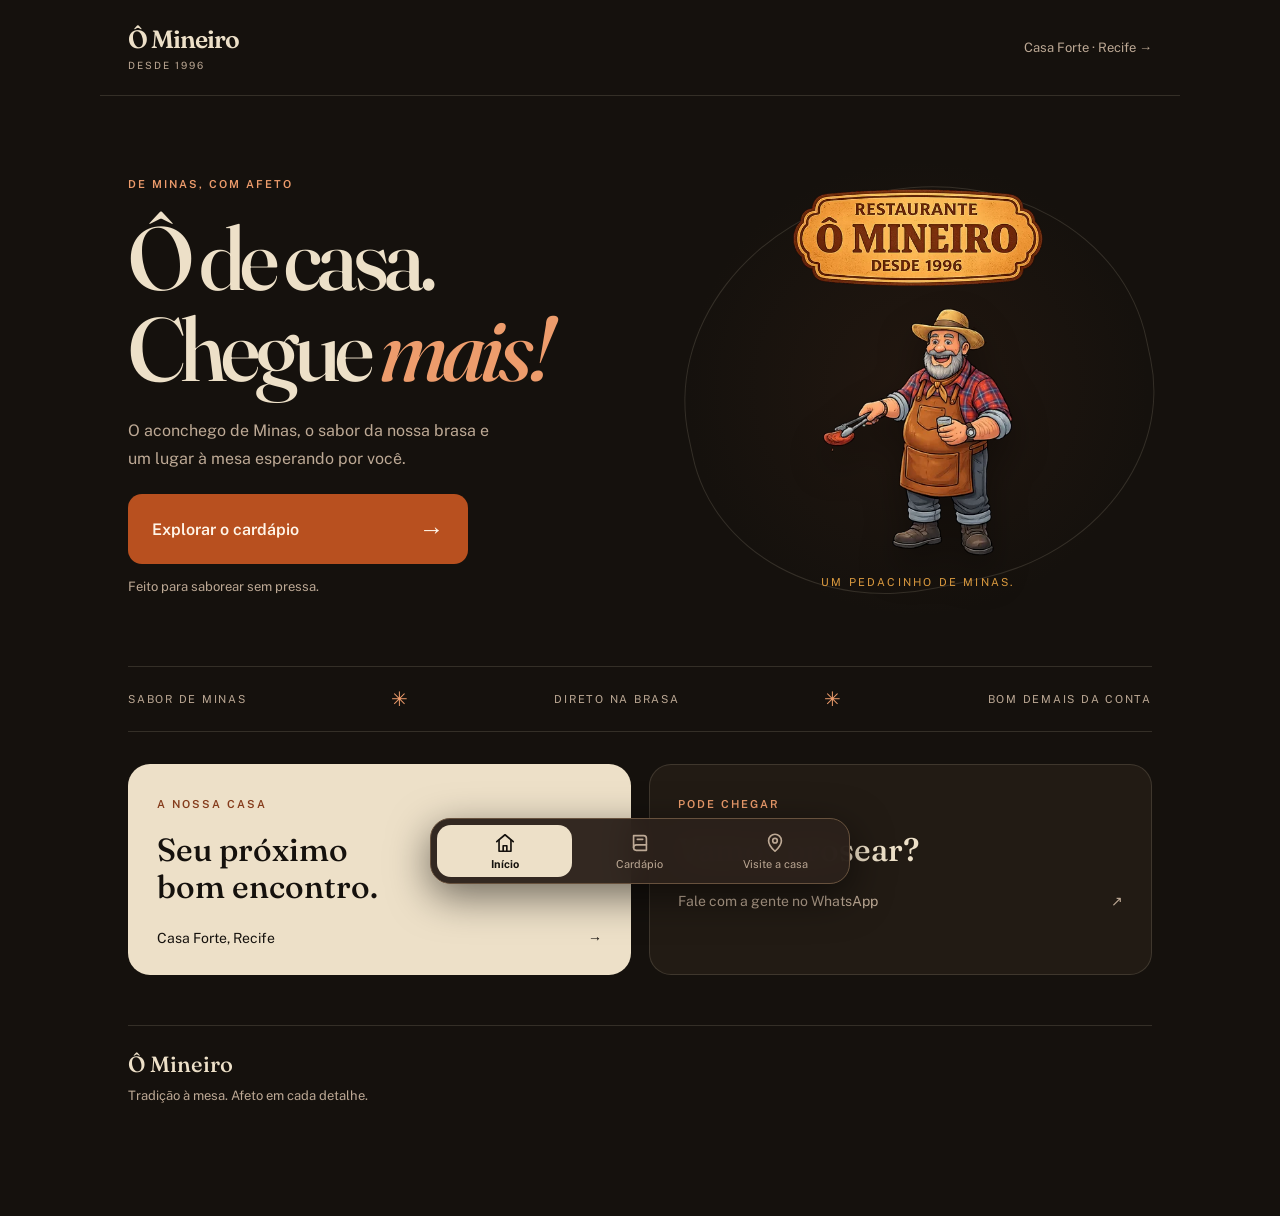
<file: index.html>
<!doctype html>
<html lang="pt-BR">
<head>
  <meta charset="UTF-8">
  <meta name="viewport" content="width=device-width, initial-scale=1">
  <meta name="theme-color" content="#15110D">
  <title>Ô Mineiro — Um pedacinho de Minas</title>
  <meta name="description" content="Ô Mineiro, restaurante de comida mineira em Casa Forte, Recife. Hambúrgueres, espetinhos na brasa, petiscos e caldinhos com o aconchego de Minas.">

  <link rel="icon" type="image/png" href="assets/favicon.png">
  <link rel="apple-touch-icon" href="assets/apple-touch-icon.png">

  <meta property="og:type" content="website">
  <meta property="og:site_name" content="Ô Mineiro">
  <meta property="og:locale" content="pt_BR">
  <meta property="og:title" content="Ô Mineiro — Um pedacinho de Minas">
  <meta property="og:description" content="O aconchego de Minas e o sabor da brasa em Casa Forte, Recife.">
  <meta property="og:url" content="https://dev-juanvictor.github.io/o-mineiro-mobile-2pt/">
  <meta property="og:image" content="https://dev-juanvictor.github.io/o-mineiro-mobile-2pt/assets/og-image.jpg">
  <meta property="og:image:width" content="1200">
  <meta property="og:image:height" content="630">
  <meta name="twitter:card" content="summary_large_image">

  <link rel="preconnect" href="https://fonts.googleapis.com">
  <link rel="preconnect" href="https://fonts.gstatic.com" crossorigin>
  <link href="https://fonts.googleapis.com/css2?family=Fraunces:ital,opsz,wght@0,9..144,500;0,9..144,600;1,9..144,500&family=Public+Sans:wght@400;500;600;700&display=swap" rel="stylesheet">
  <link rel="stylesheet" href="theme.css">
  <link rel="stylesheet" href="style.css">
</head>
<body class="home">
  <a class="skip-link" href="#conteudo">Pular para o conteúdo</a>

  <header class="site-header">
    <a class="wordmark" href="index.html">Ô Mineiro<span>DESDE 1996</span></a>
    <a class="header-location" href="localizacao.html">Casa Forte · Recife →</a>
  </header>

  <main id="conteudo" class="home-main">
    <section class="welcome">
      <div class="welcome-copy">
        <p class="eyebrow">De Minas, com afeto</p>
        <h1>Ô de casa.<br>Chegue <em>mais!</em></h1>
        <p class="intro">O aconchego de Minas, o sabor da nossa brasa e um lugar à mesa esperando por você.</p>
        <a class="primary-action" href="cardapio.html">Explorar o cardápio <span aria-hidden="true">→</span></a>
        <p class="small-note">Feito para saborear sem pressa.</p>
      </div>

      <div class="brand-art">
        <span class="art-orbit" aria-hidden="true"></span>
        <img class="logo" src="assets/logo-o-mineiro.webp" width="438" height="171" alt="Ô Mineiro — Restaurante desde 1996">
        <img class="mascote" src="assets/mascote-o-mineiro.webp" width="278" height="362" alt="Mascote do Ô Mineiro: um mineiro sorridente de chapéu de palha e avental, segurando um pegador com carne">
        <span class="art-caption">UM PEDACINHO DE MINAS.</span>
      </div>
    </section>

    <div class="ticker" aria-hidden="true">SABOR DE MINAS <span>✳</span> DIRETO NA BRASA <span>✳</span> BOM DEMAIS DA CONTA</div>

    <section class="home-links" aria-label="Conheça a casa">
      <a class="visit-card" href="localizacao.html">
        <span class="eyebrow">A nossa casa</span>
        <h2>Seu próximo <br>bom encontro.</h2>
        <p>Casa Forte, Recife <span aria-hidden="true">→</span></p>
      </a>
      <a class="contact-card" href="https://wa.me/5581993735673" target="_blank" rel="noopener">
        <span class="eyebrow">Pode chegar</span>
        <h2>Vamos prosear?</h2>
        <p>Fale com a gente no WhatsApp <span aria-hidden="true">↗</span></p>
      </a>
    </section>

    <footer>Ô Mineiro <span>Tradição à mesa. Afeto em cada detalhe.</span></footer>
  </main>

  <nav class="bottom-nav" aria-label="Navegação principal">
    <a href="index.html" aria-current="page">
      <svg class="icon" viewBox="0 0 24 24" aria-hidden="true"><path d="M3 10.5 12 3l9 7.5"/><path d="M5.5 9v12h13V9"/><path d="M10 21v-6h4v6"/></svg>Início</a>
    <a href="cardapio.html">
      <svg class="icon" viewBox="0 0 24 24" aria-hidden="true"><path d="M5 4h11a3 3 0 0 1 3 3v13H8a3 3 0 0 1-3-3z"/><path d="M5 17a3 3 0 0 1 3-3h11"/><path d="M9 8h6"/></svg>Cardápio</a>
    <a href="localizacao.html">
      <svg class="icon" viewBox="0 0 24 24" aria-hidden="true"><path d="M12 21s-7-6.2-7-11.5a7 7 0 0 1 14 0C19 14.8 12 21 12 21z"/><circle cx="12" cy="9.5" r="2.5"/></svg>Visite a casa</a>
  </nav>
</body>
</html>
</file>
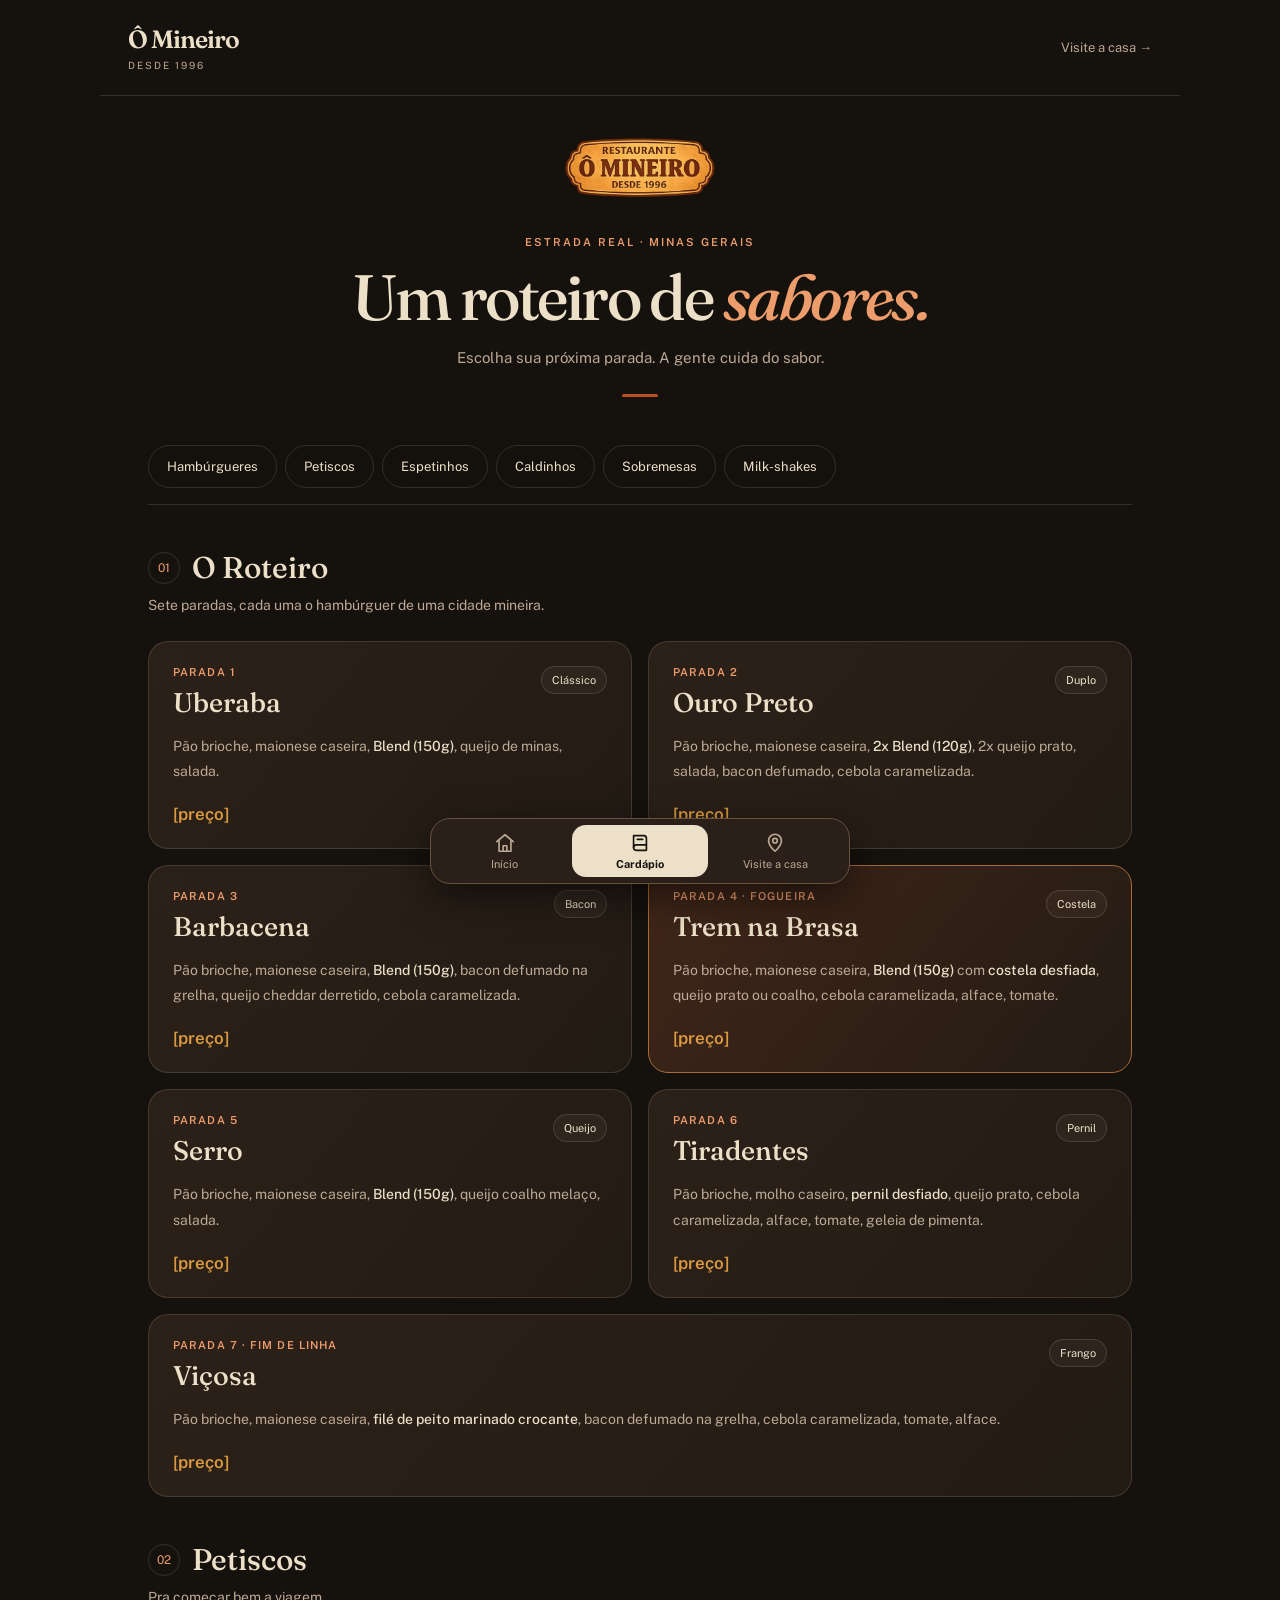
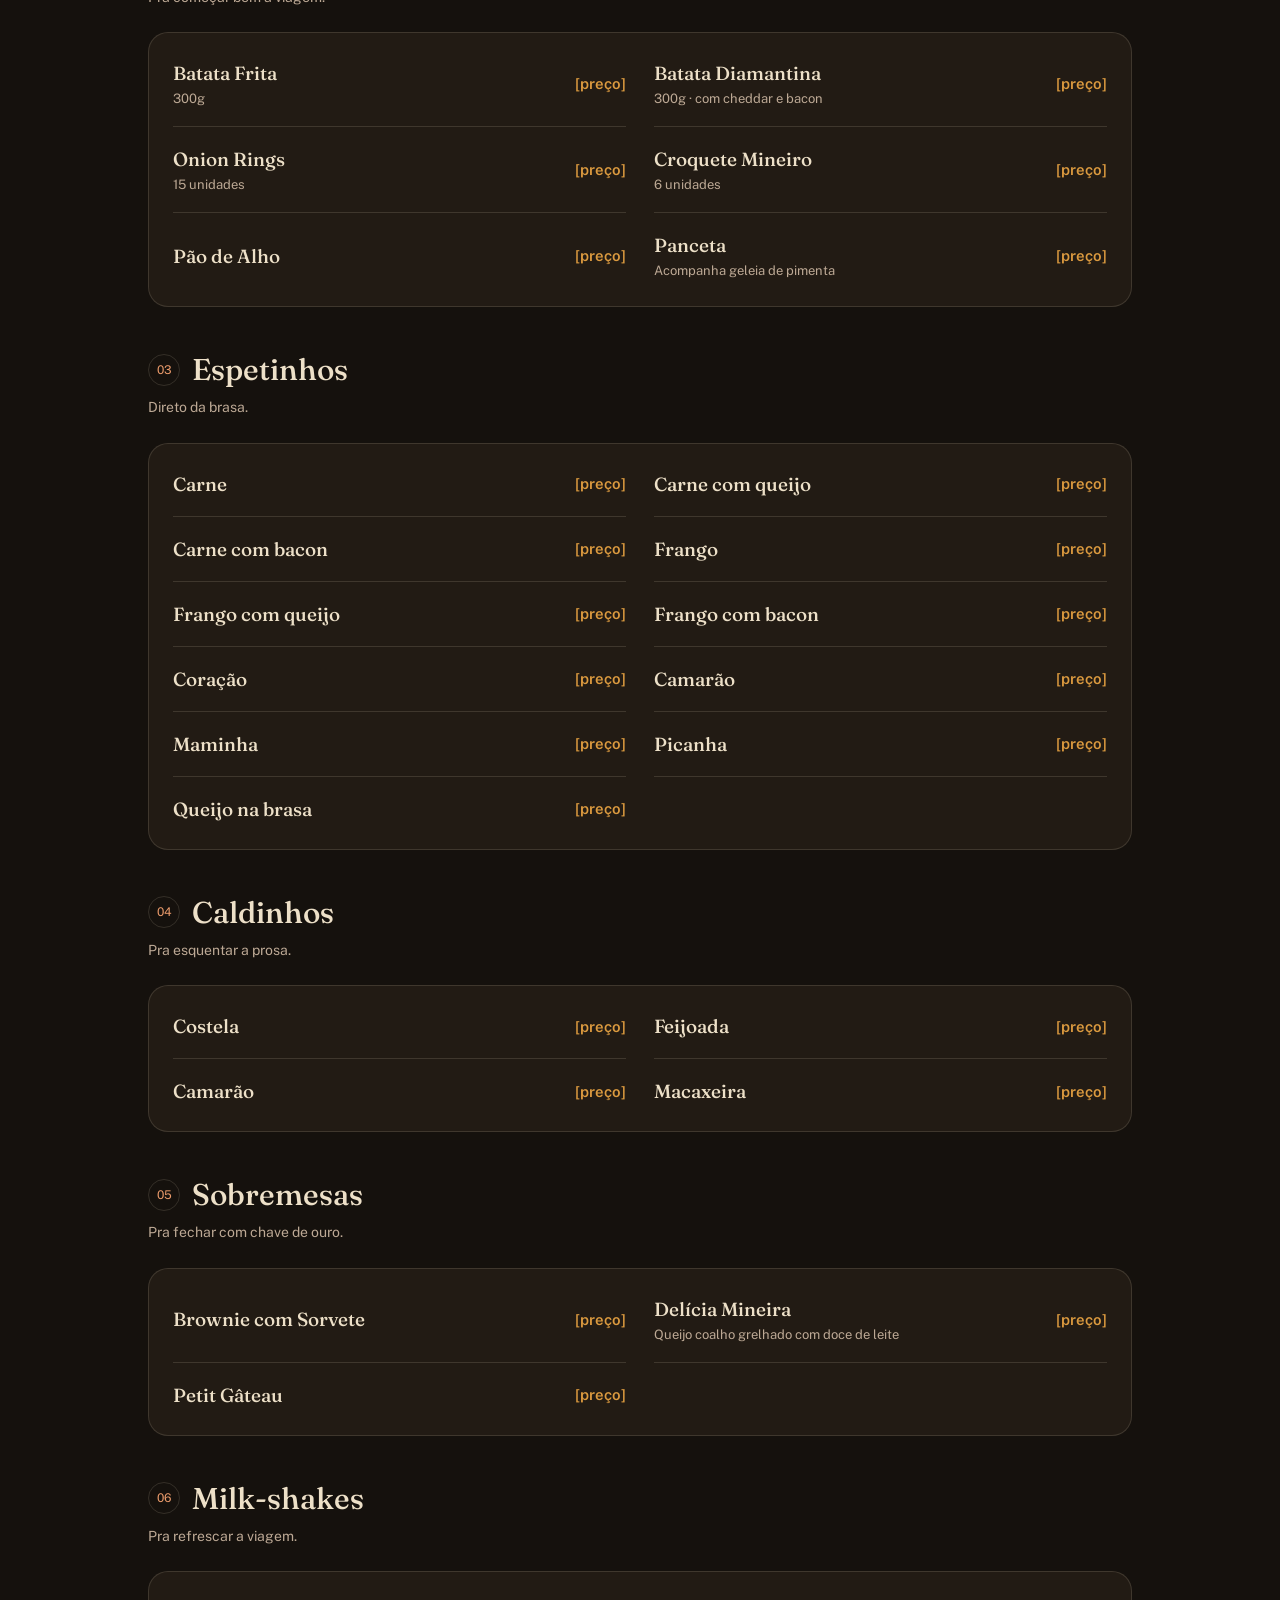
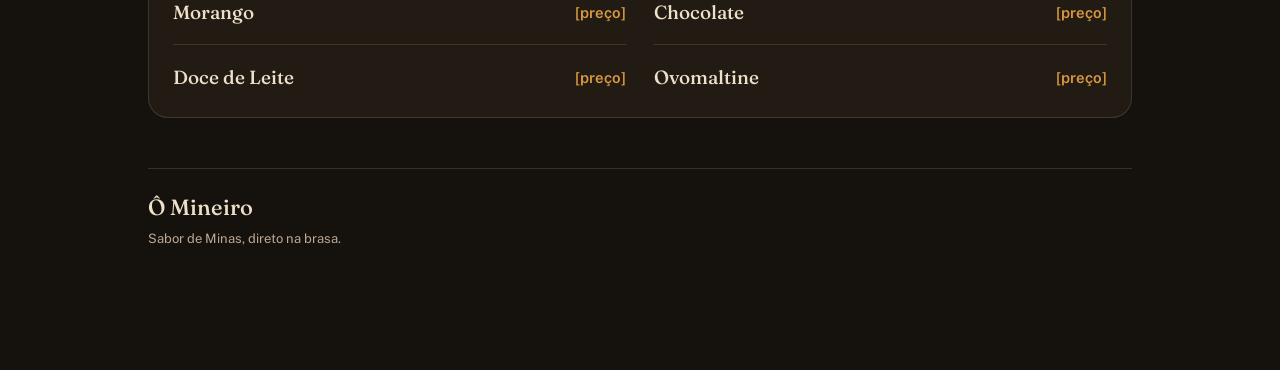
<file: cardapio.html>
<!doctype html>
<html lang="pt-BR">
<head>
  <meta charset="UTF-8">
  <meta name="viewport" content="width=device-width, initial-scale=1">
  <meta name="theme-color" content="#15110D">
  <title>Ô Mineiro — Cardápio</title>
  <meta name="description" content="Cardápio do Ô Mineiro em Casa Forte, Recife: hambúrgueres da Estrada Real, petiscos, espetinhos na brasa, caldinhos, sobremesas e milk-shakes.">

  <link rel="icon" type="image/png" href="assets/favicon.png">
  <link rel="apple-touch-icon" href="assets/apple-touch-icon.png">

  <meta property="og:type" content="website">
  <meta property="og:site_name" content="Ô Mineiro">
  <meta property="og:locale" content="pt_BR">
  <meta property="og:title" content="Ô Mineiro — Cardápio">
  <meta property="og:description" content="Um roteiro de sabores pela Estrada Real: hambúrgueres, petiscos, espetinhos, caldinhos, sobremesas e milk-shakes.">
  <meta property="og:url" content="https://dev-juanvictor.github.io/o-mineiro-mobile-2pt/cardapio.html">
  <meta property="og:image" content="https://dev-juanvictor.github.io/o-mineiro-mobile-2pt/assets/og-image.jpg">
  <meta property="og:image:width" content="1200">
  <meta property="og:image:height" content="630">
  <meta name="twitter:card" content="summary_large_image">

  <link rel="preconnect" href="https://fonts.googleapis.com">
  <link rel="preconnect" href="https://fonts.gstatic.com" crossorigin>
  <link href="https://fonts.googleapis.com/css2?family=Fraunces:ital,opsz,wght@0,9..144,500;0,9..144,600;1,9..144,500&family=Public+Sans:wght@400;500;600;700&display=swap" rel="stylesheet">
  <link rel="stylesheet" href="theme.css">
  <link rel="stylesheet" href="cardapio.css">
</head>
<body>
  <a class="skip-link" href="#conteudo">Pular para o conteúdo</a>

  <header class="site-header">
    <a class="wordmark" href="index.html">Ô Mineiro<span>DESDE 1996</span></a>
    <a class="header-location" href="localizacao.html">Visite a casa →</a>
  </header>

  <main class="wrap" id="conteudo">
    <div class="hero">
      <img src="assets/logo-o-mineiro.webp" width="438" height="171" alt="Ô Mineiro — Restaurante desde 1996" class="compass">
      <p class="eyebrow">Estrada Real · Minas Gerais</p>
      <h1 class="brand">Um roteiro de <em>sabores.</em></h1>
      <p class="tagline">Escolha sua próxima parada. A gente cuida do sabor.</p>
      <div class="hero-rule" aria-hidden="true"></div>
    </div>

    <nav class="categories" aria-label="Categorias do cardápio">
      <a href="#burgers">Hambúrgueres</a>
      <a href="#petiscos">Petiscos</a>
      <a href="#espetinhos">Espetinhos</a>
      <a href="#caldinhos">Caldinhos</a>
      <a href="#sobremesas">Sobremesas</a>
      <a href="#milkshakes">Milk-shakes</a>
    </nav>

    <!-- HAMBÚRGUERES -->
    <section id="burgers" aria-labelledby="t-burgers">
      <div class="section-head">
        <span class="num" aria-hidden="true">01</span>
        <h2 id="t-burgers">O Roteiro</h2>
      </div>
      <p class="section-sub">Sete paradas, cada uma o hambúrguer de uma cidade mineira.</p>
      <ul class="estrada">
          <li class="stop">
            <div class="stop-top">
              <div>
                <span class="stop-km">Parada 1</span>
                <h3 class="stop-name">Uberaba</h3>
              </div>
              <span class="stop-tag">Clássico</span>
            </div>
            <p class="stop-desc">Pão brioche, maionese caseira, <b>Blend (150g)</b>, queijo de minas, salada.</p>
            <span class="price-stamp">[preço]</span>
          </li>

          <li class="stop">
            <div class="stop-top">
              <div>
                <span class="stop-km">Parada 2</span>
                <h3 class="stop-name">Ouro Preto</h3>
              </div>
              <span class="stop-tag">Duplo</span>
            </div>
            <p class="stop-desc">Pão brioche, maionese caseira, <b>2x Blend (120g)</b>, 2x queijo prato, salada, bacon defumado, cebola caramelizada.</p>
            <span class="price-stamp">[preço]</span>
          </li>

          <li class="stop">
            <div class="stop-top">
              <div>
                <span class="stop-km">Parada 3</span>
                <h3 class="stop-name">Barbacena</h3>
              </div>
              <span class="stop-tag">Bacon</span>
            </div>
            <p class="stop-desc">Pão brioche, maionese caseira, <b>Blend (150g)</b>, bacon defumado na grelha, queijo cheddar derretido, cebola caramelizada.</p>
            <span class="price-stamp">[preço]</span>
          </li>

          <li class="stop stop--destaque">
            <div class="stop-top">
              <div>
                <span class="stop-km">Parada 4 · fogueira</span>
                <h3 class="stop-name">Trem na Brasa</h3>
              </div>
              <span class="stop-tag">Costela</span>
            </div>
            <p class="stop-desc">Pão brioche, maionese caseira, <b>Blend (150g)</b> com <b>costela desfiada</b>, queijo prato ou coalho, cebola caramelizada, alface, tomate.</p>
            <span class="price-stamp">[preço]</span>
          </li>

          <li class="stop">
            <div class="stop-top">
              <div>
                <span class="stop-km">Parada 5</span>
                <h3 class="stop-name">Serro</h3>
              </div>
              <span class="stop-tag">Queijo</span>
            </div>
            <p class="stop-desc">Pão brioche, maionese caseira, <b>Blend (150g)</b>, queijo coalho melaço, salada.</p>
            <span class="price-stamp">[preço]</span>
          </li>

          <li class="stop">
            <div class="stop-top">
              <div>
                <span class="stop-km">Parada 6</span>
                <h3 class="stop-name">Tiradentes</h3>
              </div>
              <span class="stop-tag">Pernil</span>
            </div>
            <p class="stop-desc">Pão brioche, molho caseiro, <b>pernil desfiado</b>, queijo prato, cebola caramelizada, alface, tomate, geleia de pimenta.</p>
            <span class="price-stamp">[preço]</span>
          </li>

          <li class="stop">
            <div class="stop-top">
              <div>
                <span class="stop-km">Parada 7 · fim de linha</span>
                <h3 class="stop-name">Viçosa</h3>
              </div>
              <span class="stop-tag">Frango</span>
            </div>
            <p class="stop-desc">Pão brioche, maionese caseira, <b>filé de peito marinado crocante</b>, bacon defumado na grelha, cebola caramelizada, tomate, alface.</p>
            <span class="price-stamp">[preço]</span>
          </li>
      </ul>
    </section>

    <!-- PETISCOS -->
    <section id="petiscos" aria-labelledby="t-petiscos">
      <div class="section-head">
        <span class="num" aria-hidden="true">02</span>
        <h2 id="t-petiscos">Petiscos</h2>
      </div>
      <p class="section-sub">Pra começar bem a viagem.</p>
      <ul class="grid">
        <li class="item">
          <div>
            <span class="item-name">Batata Frita</span>
            <span class="item-note">300g</span>
          </div>
          <span class="item-price">[preço]</span>
        </li>
        <li class="item">
          <div>
            <span class="item-name">Batata Diamantina</span>
            <span class="item-note">300g · com cheddar e bacon</span>
          </div>
          <span class="item-price">[preço]</span>
        </li>
        <li class="item">
          <div>
            <span class="item-name">Onion Rings</span>
            <span class="item-note">15 unidades</span>
          </div>
          <span class="item-price">[preço]</span>
        </li>
        <li class="item">
          <div>
            <span class="item-name">Croquete Mineiro</span>
            <span class="item-note">6 unidades</span>
          </div>
          <span class="item-price">[preço]</span>
        </li>
        <li class="item">
          <span class="item-name">Pão de Alho</span>
          <span class="item-price">[preço]</span>
        </li>
        <li class="item">
          <div>
            <span class="item-name">Panceta</span>
            <span class="item-note">Acompanha geleia de pimenta</span>
          </div>
          <span class="item-price">[preço]</span>
        </li>
      </ul>
    </section>

    <!-- ESPETINHOS -->
    <section id="espetinhos" aria-labelledby="t-espetinhos">
      <div class="section-head">
        <span class="num" aria-hidden="true">03</span>
        <h2 id="t-espetinhos">Espetinhos</h2>
      </div>
      <p class="section-sub">Direto da brasa.</p>
      <ul class="grid">
        <li class="item">
          <span class="item-name">Carne</span>
          <span class="item-price">[preço]</span>
        </li>
        <li class="item">
          <span class="item-name">Carne com queijo</span>
          <span class="item-price">[preço]</span>
        </li>
        <li class="item">
          <span class="item-name">Carne com bacon</span>
          <span class="item-price">[preço]</span>
        </li>
        <li class="item">
          <span class="item-name">Frango</span>
          <span class="item-price">[preço]</span>
        </li>
        <li class="item">
          <span class="item-name">Frango com queijo</span>
          <span class="item-price">[preço]</span>
        </li>
        <li class="item">
          <span class="item-name">Frango com bacon</span>
          <span class="item-price">[preço]</span>
        </li>
        <li class="item">
          <span class="item-name">Coração</span>
          <span class="item-price">[preço]</span>
        </li>
        <li class="item">
          <span class="item-name">Camarão</span>
          <span class="item-price">[preço]</span>
        </li>
        <li class="item">
          <span class="item-name">Maminha</span>
          <span class="item-price">[preço]</span>
        </li>
        <li class="item">
          <span class="item-name">Picanha</span>
          <span class="item-price">[preço]</span>
        </li>
        <li class="item">
          <span class="item-name">Queijo na brasa</span>
          <span class="item-price">[preço]</span>
        </li>
      </ul>
    </section>

    <!-- CALDINHOS -->
    <section id="caldinhos" aria-labelledby="t-caldinhos">
      <div class="section-head">
        <span class="num" aria-hidden="true">04</span>
        <h2 id="t-caldinhos">Caldinhos</h2>
      </div>
      <p class="section-sub">Pra esquentar a prosa.</p>
      <ul class="grid">
        <li class="item">
          <span class="item-name">Costela</span>
          <span class="item-price">[preço]</span>
        </li>
        <li class="item">
          <span class="item-name">Feijoada</span>
          <span class="item-price">[preço]</span>
        </li>
        <li class="item">
          <span class="item-name">Camarão</span>
          <span class="item-price">[preço]</span>
        </li>
        <li class="item">
          <span class="item-name">Macaxeira</span>
          <span class="item-price">[preço]</span>
        </li>
      </ul>
    </section>

    <!-- SOBREMESAS -->
    <section id="sobremesas" aria-labelledby="t-sobremesas">
      <div class="section-head">
        <span class="num" aria-hidden="true">05</span>
        <h2 id="t-sobremesas">Sobremesas</h2>
      </div>
      <p class="section-sub">Pra fechar com chave de ouro.</p>
      <ul class="grid">
        <li class="item">
          <span class="item-name">Brownie com Sorvete</span>
          <span class="item-price">[preço]</span>
        </li>
        <li class="item">
          <div>
            <span class="item-name">Delícia Mineira</span>
            <span class="item-note">Queijo coalho grelhado com doce de leite</span>
          </div>
          <span class="item-price">[preço]</span>
        </li>
        <li class="item">
          <span class="item-name">Petit Gâteau</span>
          <span class="item-price">[preço]</span>
        </li>
      </ul>
    </section>

    <!-- MILK-SHAKES -->
    <section id="milkshakes" aria-labelledby="t-milkshakes">
      <div class="section-head">
        <span class="num" aria-hidden="true">06</span>
        <h2 id="t-milkshakes">Milk-shakes</h2>
      </div>
      <p class="section-sub">Pra refrescar a viagem.</p>
      <ul class="grid">
        <li class="item">
          <span class="item-name">Morango</span>
          <span class="item-price">[preço]</span>
        </li>
        <li class="item">
          <span class="item-name">Chocolate</span>
          <span class="item-price">[preço]</span>
        </li>
        <li class="item">
          <span class="item-name">Doce de Leite</span>
          <span class="item-price">[preço]</span>
        </li>
        <li class="item">
          <span class="item-name">Ovomaltine</span>
          <span class="item-price">[preço]</span>
        </li>
      </ul>
    </section>

    <footer>Ô Mineiro <span>Sabor de Minas, direto na brasa.</span></footer>
  </main>

  <nav class="bottom-nav" aria-label="Navegação principal">
    <a href="index.html">
      <svg class="icon" viewBox="0 0 24 24" aria-hidden="true"><path d="M3 10.5 12 3l9 7.5"/><path d="M5.5 9v12h13V9"/><path d="M10 21v-6h4v6"/></svg>Início</a>
    <a href="cardapio.html" aria-current="page">
      <svg class="icon" viewBox="0 0 24 24" aria-hidden="true"><path d="M5 4h11a3 3 0 0 1 3 3v13H8a3 3 0 0 1-3-3z"/><path d="M5 17a3 3 0 0 1 3-3h11"/><path d="M9 8h6"/></svg>Cardápio</a>
    <a href="localizacao.html">
      <svg class="icon" viewBox="0 0 24 24" aria-hidden="true"><path d="M12 21s-7-6.2-7-11.5a7 7 0 0 1 14 0C19 14.8 12 21 12 21z"/><circle cx="12" cy="9.5" r="2.5"/></svg>Visite a casa</a>
  </nav>
</body>
</html>
</file>
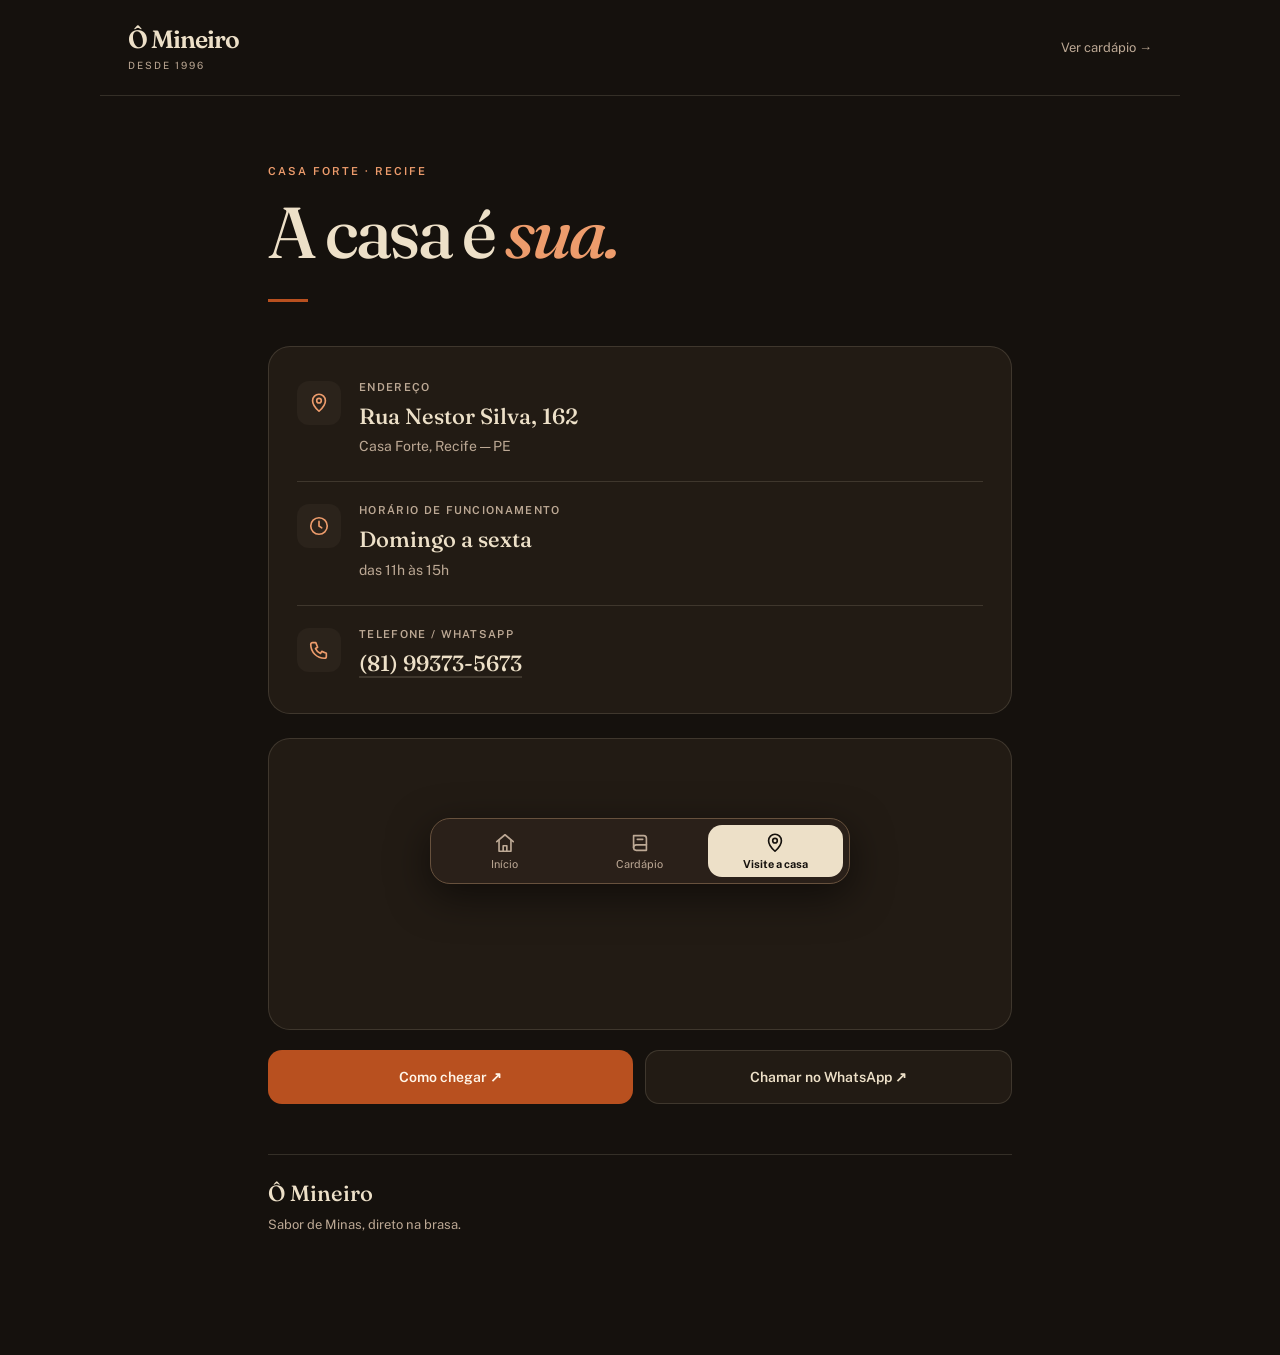
<file: localizacao.html>
<!doctype html>
<html lang="pt-BR">
<head>
  <meta charset="UTF-8">
  <meta name="viewport" content="width=device-width, initial-scale=1">
  <meta name="theme-color" content="#15110D">
  <title>Ô Mineiro — Localização</title>
  <meta name="description" content="Endereço, horário e contato do Ô Mineiro: Rua Nestor Silva, 162, Casa Forte, Recife — PE.">

  <link rel="icon" type="image/png" href="assets/favicon.png">
  <link rel="apple-touch-icon" href="assets/apple-touch-icon.png">

  <meta property="og:type" content="website">
  <meta property="og:site_name" content="Ô Mineiro">
  <meta property="og:locale" content="pt_BR">
  <meta property="og:title" content="Ô Mineiro — Localização">
  <meta property="og:description" content="Rua Nestor Silva, 162 · Casa Forte, Recife. A casa é sua.">
  <meta property="og:url" content="https://dev-juanvictor.github.io/o-mineiro-mobile-2pt/localizacao.html">
  <meta property="og:image" content="https://dev-juanvictor.github.io/o-mineiro-mobile-2pt/assets/og-image.jpg">
  <meta property="og:image:width" content="1200">
  <meta property="og:image:height" content="630">
  <meta name="twitter:card" content="summary_large_image">

  <link rel="preconnect" href="https://fonts.googleapis.com">
  <link rel="preconnect" href="https://fonts.gstatic.com" crossorigin>
  <link href="https://fonts.googleapis.com/css2?family=Fraunces:ital,opsz,wght@0,9..144,500;0,9..144,600;1,9..144,500&family=Public+Sans:wght@400;500;600;700&display=swap" rel="stylesheet">
  <link rel="stylesheet" href="theme.css">
  <link rel="stylesheet" href="localizacao.css">
</head>
<body>
  <a class="skip-link" href="#conteudo">Pular para o conteúdo</a>

  <header class="site-header">
    <a class="wordmark" href="index.html">Ô Mineiro<span>DESDE 1996</span></a>
    <a class="header-location" href="cardapio.html">Ver cardápio →</a>
  </header>

  <main class="wrap" id="conteudo">
    <div class="hero">
      <p class="eyebrow">Casa Forte · Recife</p>
      <h1 class="brand">A casa é <em>sua.</em></h1>
      <div class="hero-rule" aria-hidden="true"></div>
    </div>

    <div class="info-card">
      <div class="info-row">
        <div class="info-icon"><svg class="icon" viewBox="0 0 24 24" aria-hidden="true"><path d="M12 21s-7-6.2-7-11.5a7 7 0 0 1 14 0C19 14.8 12 21 12 21z"/><circle cx="12" cy="9.5" r="2.5"/></svg></div>
        <div>
          <h2 class="info-label">Endereço</h2>
          <address class="info-value">
            Rua Nestor Silva, 162
            <span class="note">Casa Forte, Recife — PE</span>
          </address>
        </div>
      </div>

      <div class="info-row">
        <div class="info-icon"><svg class="icon" viewBox="0 0 24 24" aria-hidden="true"><circle cx="12" cy="12" r="9"/><path d="M12 7v5l3 2"/></svg></div>
        <div>
          <h2 class="info-label">Horário de funcionamento</h2>
          <p class="info-value">
            Domingo a sexta
            <span class="note">das 11h às 15h</span>
          </p>
        </div>
      </div>

      <div class="info-row">
        <div class="info-icon"><svg class="icon" viewBox="0 0 24 24" aria-hidden="true"><path d="M5 4h3.5l2 5-2.3 1.4a11 11 0 0 0 5.4 5.4L15 13.5l5 2V19a2 2 0 0 1-2 2A15 15 0 0 1 3 6a2 2 0 0 1 2-2z"/></svg></div>
        <div>
          <h2 class="info-label">Telefone / WhatsApp</h2>
          <p class="info-value"><a class="tel" href="tel:+5581993735673">(81) 99373-5673</a></p>
        </div>
      </div>
    </div>

    <div class="map-frame">
      <iframe title="Mapa com a localização do Ô Mineiro em Casa Forte, Recife"
        src="https://www.google.com/maps?q=Rua+Nestor+Silva,+162+-+Casa+Forte,+Recife+-+PE&amp;output=embed"
        allowfullscreen
        loading="lazy"
        referrerpolicy="no-referrer-when-downgrade"></iframe>
    </div>

    <div class="actions">
      <a class="btn btn-maps" href="https://www.google.com/maps/dir/?api=1&amp;destination=Rua+Nestor+Silva,+162,+Casa+Forte,+Recife+-+PE" target="_blank" rel="noopener">Como chegar ↗</a>
      <a class="btn btn-whats" href="https://wa.me/5581993735673" target="_blank" rel="noopener">Chamar no WhatsApp ↗</a>
    </div>

    <footer>Ô Mineiro <span>Sabor de Minas, direto na brasa.</span></footer>
  </main>

  <nav class="bottom-nav" aria-label="Navegação principal">
    <a href="index.html">
      <svg class="icon" viewBox="0 0 24 24" aria-hidden="true"><path d="M3 10.5 12 3l9 7.5"/><path d="M5.5 9v12h13V9"/><path d="M10 21v-6h4v6"/></svg>Início</a>
    <a href="cardapio.html">
      <svg class="icon" viewBox="0 0 24 24" aria-hidden="true"><path d="M5 4h11a3 3 0 0 1 3 3v13H8a3 3 0 0 1-3-3z"/><path d="M5 17a3 3 0 0 1 3-3h11"/><path d="M9 8h6"/></svg>Cardápio</a>
    <a href="localizacao.html" aria-current="page">
      <svg class="icon" viewBox="0 0 24 24" aria-hidden="true"><path d="M12 21s-7-6.2-7-11.5a7 7 0 0 1 14 0C19 14.8 12 21 12 21z"/><circle cx="12" cy="9.5" r="2.5"/></svg>Visite a casa</a>
  </nav>
</body>
</html>
</file>
<file: theme.css>
:root {
  --paper: #15110D;
  --surface: #221B14;
  --cream: #EDE0C8;
  --muted: #bda995;
  --telha: #B8501F;
  --orange: #ed9c6c;
  --gold: #DB9A3F;
  --line: rgba(237, 224, 200, .14);
}

* {
  box-sizing: border-box;
}

html {
  scroll-behavior: smooth;
  scroll-padding-top: 95px;
}

body {
  margin: 0;
  background: var(--paper);
  color: var(--cream);
  font-family: 'Public Sans', Arial, sans-serif;
  -webkit-font-smoothing: antialiased;
}

a {
  color: inherit;
  text-decoration: none;
}

a:focus-visible {
  outline: 3px solid var(--gold);
  outline-offset: 5px;
}

img {
  max-width: 100%;
  height: auto;
}

/* Ícones SVG (traço herda a cor do texto) */
.icon {
  width: 22px;
  height: 22px;
  flex-shrink: 0;
  fill: none;
  stroke: currentColor;
  stroke-width: 1.8;
  stroke-linecap: round;
  stroke-linejoin: round;
}

/* Cabeçalho */
.site-header {
  max-width: 1080px;
  margin: auto;
  padding: 24px 28px;
  display: flex;
  justify-content: space-between;
  align-items: center;
  gap: 16px;
  border-bottom: 1px solid var(--line);
}

.wordmark {
  font: 600 25px 'Fraunces', Georgia, serif;
  letter-spacing: -1px;
}

.wordmark span {
  display: block;
  font: 10px 'Public Sans', Arial, sans-serif;
  letter-spacing: .2em;
  margin-top: 5px;
  color: var(--muted);
}

.header-location {
  font-size: 13px;
  color: var(--muted);
  padding: 12px 0;
}

.eyebrow {
  font: 600 11px 'Public Sans', Arial, sans-serif;
  letter-spacing: .18em;
  text-transform: uppercase;
  color: var(--orange);
}

/* Rodapé */
footer {
  margin: 50px 0 0;
  border-top: 1px solid var(--line);
  padding-top: 24px;
  font: 500 22px 'Fraunces', Georgia, serif;
  color: var(--cream);
}

footer span {
  display: block;
  font: 13px/1.6 'Public Sans', Arial, sans-serif;
  color: var(--muted);
  margin-top: 8px;
}

/* Navegação inferior */
.bottom-nav {
  position: fixed;
  bottom: 16px;
  left: 50%;
  transform: translateX(-50%);
  z-index: 20;
  display: flex;
  width: min(420px, calc(100% - 32px));
  padding: 6px;
  padding-bottom: max(6px, env(safe-area-inset-bottom));
  background: #2b211bf5;
  border: 1px solid #67513d;
  border-radius: 20px;
  box-shadow: 0 12px 40px #0008;
  backdrop-filter: blur(16px);
  -webkit-backdrop-filter: blur(16px);
}

.bottom-nav a {
  flex: 1;
  display: flex;
  flex-direction: column;
  align-items: center;
  justify-content: center;
  gap: 4px;
  font-size: 11px;
  min-height: 52px;
  border-radius: 14px;
  color: var(--muted);
}

.bottom-nav a[aria-current] {
  background: var(--cream);
  color: var(--paper);
  font-weight: 700;
}

.skip-link {
  position: absolute;
  top: -100px;
  left: 16px;
  padding: 16px;
  background: var(--cream);
  color: var(--paper);
  z-index: 99;
}

.skip-link:focus {
  top: 12px;
}

@media (max-width: 640px) {
  .site-header {
    padding: 20px;
  }

  .wordmark {
    font-size: 23px;
  }
}

@media (prefers-reduced-motion: reduce) {
  html {
    scroll-behavior: auto;
  }

  *,
  *::before,
  *::after {
    animation: none !important;
    transition: none !important;
  }
}
</file>
<file: style.css>
.home-main {
  max-width: 1080px;
  margin: auto;
  padding: 0 28px 110px;
}

.welcome {
  display: grid;
  grid-template-columns: 1.1fr 1fr;
  align-items: center;
  gap: 40px;
  padding: 62px 0 48px;
}

.welcome h1 {
  font: 500 clamp(56px, 7vw, 92px)/1.02 'Fraunces', Georgia, serif;
  letter-spacing: -.055em;
  margin: 22px 0;
}

.welcome h1 em {
  color: var(--orange);
  font-weight: 500;
}

.intro {
  max-width: 380px;
  color: var(--muted);
  line-height: 1.8;
  font-size: 16px;
}

.primary-action {
  margin-top: 20px;
  display: flex;
  justify-content: space-between;
  align-items: center;
  gap: 40px;
  background: var(--telha);
  color: #fff5e8;
  border-radius: 14px;
  padding: 20px 24px;
  max-width: 340px;
  font-weight: 600;
  transition: background .2s, transform .2s;
}

.primary-action:hover {
  background: #9d421a;
  transform: translateY(-2px);
}

.primary-action span {
  font-size: 25px;
}

.small-note {
  font-size: 13px;
  color: var(--muted);
  margin: 15px 0;
}

.brand-art {
  position: relative;
  min-height: 460px;
  display: flex;
  flex-direction: column;
  align-items: center;
  justify-content: center;
  background: radial-gradient(ellipse, #4b2b193d, transparent 70%);
}

.art-orbit {
  position: absolute;
  inset: 30px 0;
  border: 1px solid var(--line);
  border-radius: 50% 50% 45% 45%;
  transform: rotate(-12deg);
}

.logo {
  position: relative;
  width: 250px;
}

.mascote {
  position: relative;
  width: 190px;
  margin-top: 22px;
  filter: drop-shadow(0 18px 18px #0005);
}

.art-caption {
  position: relative;
  font-size: 11px;
  letter-spacing: .2em;
  color: var(--gold);
  margin-top: 20px;
}

.ticker {
  display: flex;
  flex-wrap: wrap;
  align-items: center;
  justify-content: space-between;
  gap: 8px 12px;
  border-block: 1px solid var(--line);
  padding: 22px 0;
  font-size: 11px;
  letter-spacing: .16em;
  color: var(--muted);
}

.ticker span {
  color: var(--orange);
  font-size: 20px;
  line-height: 1;
}

.home-links {
  display: grid;
  grid-template-columns: 1fr 1fr;
  gap: 18px;
  margin-top: 32px;
}

.home-links > a {
  border: 1px solid var(--line);
  border-radius: 22px;
  padding: 28px;
  transition: border-color .2s;
}

.home-links > a:hover {
  border-color: var(--orange);
}

.visit-card {
  background: var(--cream);
  color: var(--paper);
}

.visit-card .eyebrow {
  color: #853c1c;
}

.home-links h2 {
  font: 500 32px/1.15 'Fraunces', Georgia, serif;
  margin: 20px 0;
}

.home-links p {
  font-size: 14px;
  display: flex;
  justify-content: space-between;
  gap: 14px;
  margin: 24px 0 0;
}

.contact-card {
  background: var(--surface);
}

.contact-card p {
  color: var(--muted);
}

@media (max-width: 640px) {
  .home-main {
    padding-inline: 20px;
  }

  .welcome {
    grid-template-columns: 1fr;
    gap: 10px;
    padding: 32px 0;
  }

  .welcome h1 {
    font-size: 60px;
    margin: 16px 0;
  }

  .intro {
    font-size: 15px;
    max-width: 320px;
  }

  .primary-action {
    max-width: none;
    padding: 17px 20px;
  }

  .brand-art {
    min-height: 360px;
  }

  .logo {
    width: 190px;
  }

  .mascote {
    width: 150px;
    margin-top: 16px;
  }

  .art-orbit {
    inset: 8px 24px;
  }

  .art-caption {
    margin-top: 14px;
    font-size: 10px;
  }

  .ticker {
    justify-content: center;
    font-size: 10px;
    letter-spacing: .1em;
    padding: 16px 0;
  }

  .ticker span {
    font-size: 14px;
  }

  .home-links {
    grid-template-columns: 1fr;
    gap: 12px;
    margin-top: 24px;
  }

  .home-links > a {
    padding: 24px;
  }

  .home-links h2 br {
    display: none;
  }

  .home-links h2 {
    font-size: 28px;
    margin: 12px 0;
  }

  .home-links p {
    margin-top: 18px;
  }
}
</file>
<file: cardapio.css>
.wrap {
  max-width: 1040px;
  margin: auto;
  padding: 0 28px 120px;
}

.hero {
  padding: 42px 0 32px;
  text-align: center;
}

.compass {
  width: 150px;
  margin-bottom: 24px;
}

.brand {
  font: 500 clamp(38px, 6vw, 64px)/1.08 'Fraunces', Georgia, serif;
  letter-spacing: -.04em;
  margin: 14px auto;
  max-width: 650px;
}

.brand em {
  color: var(--orange);
}

.tagline {
  font-size: 15px;
  color: var(--muted);
  line-height: 1.7;
  margin: 0;
}

.hero-rule {
  width: 36px;
  height: 3px;
  background: var(--telha);
  border-radius: 3px;
  margin: 24px auto 0;
}

/* Categorias fixas no topo */
.categories {
  position: sticky;
  top: 0;
  z-index: 10;
  display: flex;
  gap: 8px;
  overflow-x: auto;
  scrollbar-width: none;
  background: #15110df5;
  backdrop-filter: blur(12px);
  -webkit-backdrop-filter: blur(12px);
  padding: 16px 0;
  border-bottom: 1px solid var(--line);
}

.categories::-webkit-scrollbar {
  display: none;
}

.categories a {
  flex-shrink: 0;
  padding: 13px 18px;
  border: 1px solid var(--line);
  border-radius: 30px;
  font-size: 13px;
  color: var(--cream);
}

.categories a:hover,
.categories a:focus-visible {
  background: var(--cream);
  color: var(--paper);
}

/* Seções */
.section-head {
  display: flex;
  align-items: center;
  gap: 12px;
  margin: 44px 0 8px;
}

.num {
  font-size: 12px;
  color: var(--orange);
  border: 1px solid var(--line);
  border-radius: 50%;
  width: 32px;
  height: 32px;
  display: grid;
  place-items: center;
  flex-shrink: 0;
}

.section-head h2 {
  font: 500 30px 'Fraunces', Georgia, serif;
  margin: 0;
}

.section-sub {
  font-size: 14px;
  line-height: 1.6;
  color: var(--muted);
  margin: 8px 0 24px;
}

/* Hambúrgueres: as paradas */
.estrada {
  list-style: none;
  margin: 0;
  padding: 0;
  display: grid;
  grid-template-columns: 1fr 1fr;
  gap: 16px;
}

.stop {
  position: relative;
  display: flex;
  flex-direction: column;
  background: linear-gradient(130deg, #2c2118, var(--surface));
  border: 1px solid var(--line);
  border-radius: 20px;
  padding: 24px;
  transition: border-color .2s;
}

.stop:hover {
  border-color: #af7146;
}

.stop--destaque {
  border-color: #ab6b36;
  background: linear-gradient(130deg, #412619, #221b14);
}

.stop-top {
  display: flex;
  justify-content: space-between;
  align-items: flex-start;
  gap: 12px;
  margin-bottom: 16px;
}

.stop-km {
  display: block;
  color: var(--orange);
  font-size: 11px;
  font-weight: 600;
  letter-spacing: .1em;
  text-transform: uppercase;
  margin-bottom: 9px;
}

.stop-name {
  font: 500 27px/1.15 'Fraunces', Georgia, serif;
  margin: 0;
}

.stop-tag {
  font-size: 11px;
  background: #ede0c80b;
  border: 1px solid var(--line);
  padding: 7px 10px;
  border-radius: 20px;
  white-space: nowrap;
  color: var(--cream);
}

.stop-desc {
  font-size: 14px;
  color: var(--muted);
  line-height: 1.8;
  margin: 0 0 20px;
}

.stop-desc b {
  color: var(--cream);
  font-weight: 500;
}

.price-stamp {
  align-self: flex-start;
  margin-top: auto;
  color: var(--gold);
  font-size: 17px;
  font-weight: 600;
}

/* a última parada ocupa a linha inteira quando sobra sozinha */
.stop:last-child:nth-child(odd) {
  grid-column: 1 / -1;
}

/* Listas simples (petiscos, espetinhos, caldinhos, sobremesas) */
.grid {
  list-style: none;
  margin: 0;
  display: grid;
  grid-template-columns: 1fr 1fr;
  gap: 0 28px;
  background: var(--surface);
  border: 1px solid var(--line);
  border-radius: 20px;
  padding: 8px 24px;
}

.group-label {
  font: 600 11px 'Public Sans', Arial, sans-serif;
  letter-spacing: .14em;
  text-transform: uppercase;
  color: var(--muted);
  margin: 28px 0 12px;
}

.group-label:first-of-type {
  margin-top: 0;
}

.item {
  display: flex;
  justify-content: space-between;
  align-items: center;
  gap: 16px;
  padding: 20px 0;
  border-bottom: 1px solid var(--line);
}

/* tira a linha das últimas linhas da grade de 2 colunas */
.item:last-child,
.item:nth-last-child(2):nth-child(odd) {
  border-bottom: 0;
}

.item-name {
  font: 500 19px 'Fraunces', Georgia, serif;
}

.item-note {
  display: block;
  font-size: 13px;
  color: var(--muted);
  margin-top: 6px;
}

.item-price {
  color: var(--gold);
  font-size: 15px;
  font-weight: 600;
  white-space: nowrap;
}

@media (max-width: 640px) {
  .wrap {
    padding-inline: 20px;
  }

  .hero {
    padding: 30px 0 26px;
  }

  .compass {
    width: 130px;
    margin-bottom: 18px;
  }

  .brand {
    font-size: 42px;
  }

  .tagline {
    font-size: 14px;
    max-width: 300px;
    margin: auto;
  }

  .categories {
    margin-inline: -20px;
    padding-inline: 20px;
  }

  .categories a {
    padding: 13px 15px;
  }

  .estrada,
  .grid {
    grid-template-columns: 1fr;
  }

  .stop {
    padding: 22px;
  }

  .stop-name {
    font-size: 25px;
  }

  .section-head h2 {
    font-size: 28px;
  }

  .grid {
    padding: 4px 20px;
  }

  .item:nth-last-child(2):nth-child(odd) {
    border-bottom: 1px solid var(--line);
  }
}
</file>
<file: localizacao.css>
.wrap {
  max-width: 800px;
  margin: auto;
  padding: 0 28px 120px;
}

.hero {
  padding: 58px 0 20px;
}

.brand {
  font: 500 clamp(46px, 8vw, 72px)/1.05 'Fraunces', Georgia, serif;
  letter-spacing: -.04em;
  margin: 18px 0;
}

.brand em {
  color: var(--orange);
}

.hero-rule {
  width: 40px;
  height: 3px;
  background: var(--telha);
  margin-top: 28px;
}

.info-card {
  background: var(--surface);
  border: 1px solid var(--line);
  border-radius: 22px;
  padding: 12px 28px;
  margin-top: 24px;
}

.info-row {
  display: flex;
  align-items: flex-start;
  gap: 18px;
  padding: 22px 0;
  border-bottom: 1px solid var(--line);
}

.info-row:last-child {
  border: 0;
}

.info-icon {
  display: grid;
  place-items: center;
  flex-shrink: 0;
  width: 44px;
  height: 44px;
  border-radius: 12px;
  background: #ede0c80a;
  color: var(--orange);
}

.info-label {
  font: 600 11px 'Public Sans', Arial, sans-serif;
  letter-spacing: .12em;
  text-transform: uppercase;
  color: var(--muted);
  margin: 0 0 8px;
}

.info-value {
  font: 500 22px/1.4 'Fraunces', Georgia, serif;
  font-style: normal;
  margin: 0;
}

.tel {
  text-decoration: underline;
  text-decoration-color: var(--line);
  text-underline-offset: 5px;
}

.tel:hover {
  text-decoration-color: var(--orange);
}

.note {
  display: block;
  font: 14px/1.7 'Public Sans', Arial, sans-serif;
  color: var(--muted);
  margin-top: 4px;
}

.map-frame {
  margin-top: 24px;
  border: 1px solid var(--line);
  border-radius: 22px;
  overflow: hidden;
  background: var(--surface);
}

iframe {
  display: block;
  width: 100%;
  height: 290px;
  border: 0;
}

.actions {
  display: flex;
  gap: 12px;
  margin-top: 20px;
}

.btn {
  flex: 1;
  display: flex;
  align-items: center;
  justify-content: center;
  min-height: 54px;
  text-align: center;
  border-radius: 14px;
  padding: 16px;
  font-size: 14px;
  font-weight: 600;
}

.btn-maps {
  background: var(--telha);
  color: #fff5e8;
}

.btn-whats {
  border: 1px solid var(--line);
  background: var(--surface);
}

.btn:hover {
  filter: brightness(1.15);
}

@media (max-width: 640px) {
  .wrap {
    padding-inline: 20px;
  }

  .hero {
    padding-top: 36px;
  }

  .info-card {
    padding: 8px 20px;
  }

  .info-value {
    font-size: 20px;
  }

  .actions {
    flex-direction: column;
  }

  iframe {
    height: 250px;
  }
}
</file>
